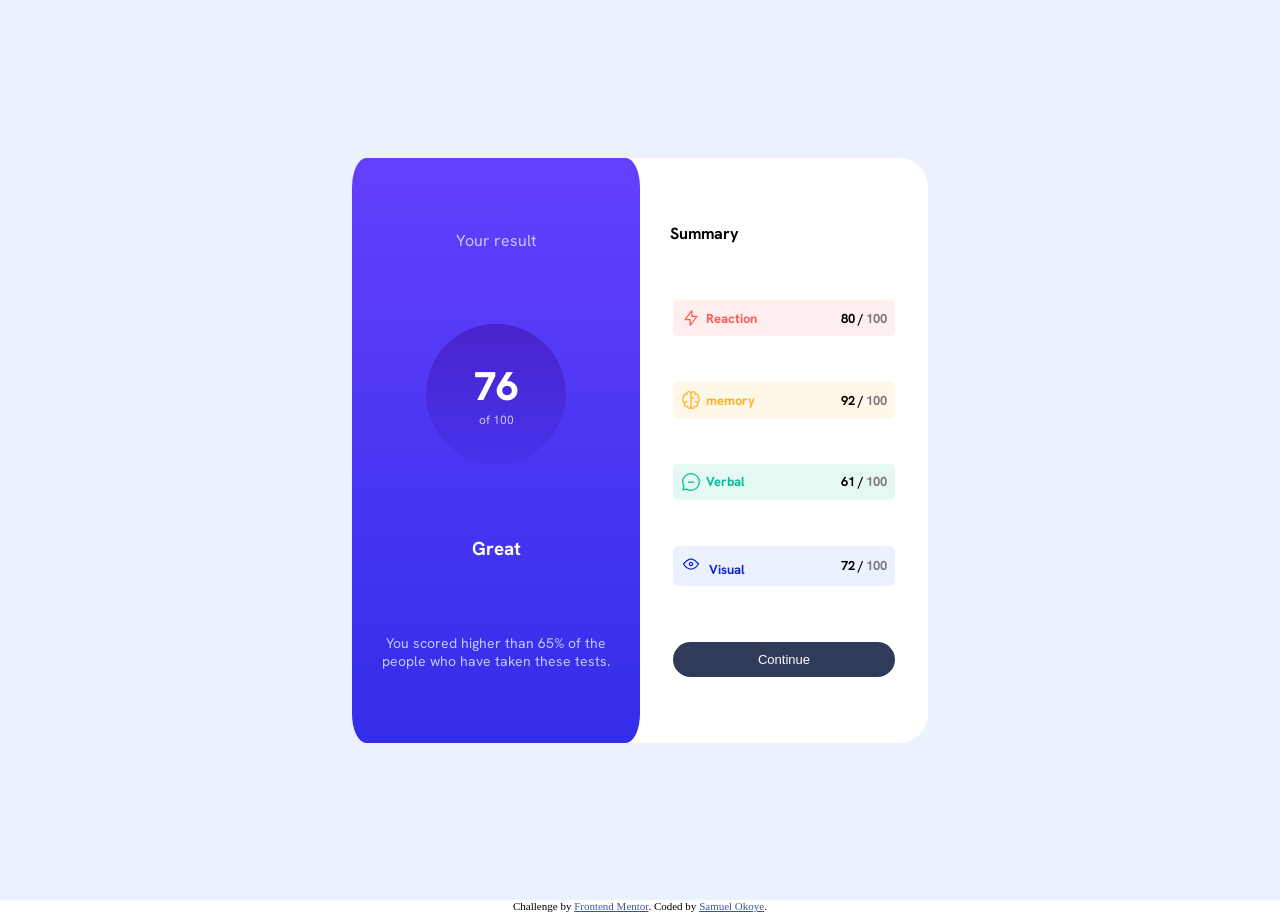
<file: index.html>
<!DOCTYPE html>
<html lang="en">

<head>
  <meta charset="UTF-8">
  <meta name="viewport" content="width=device-width, initial-scale=1.0">

  <link rel="icon" type="image/png" sizes="32x32" href="./assets/images/favicon-32x32.png">
  <title>Frontend Mentor | Results summary component</title>
  <!-- font from goodle font -->
  <link rel="preconnect" href="https://fonts.googleapis.com">
  <link rel="preconnect" href="https://fonts.gstatic.com" crossorigin>
  <link href="https://fonts.googleapis.com/css2?family=Hanken+Grotesk:wght@500;700;800&display=swap" rel="stylesheet">
  <!-- external css link -->
  <link rel="stylesheet" href="./style.css">
</head>

<body>
  <section class="section-center">
    <div class="container">
      <div class="result-container">
        <p id="para-text">Your result</p>
        <div id="circle">
          <h1 id="score">76</h1>
          <P id="overall-value">of 100</P>
        </div>
        <h3 class="remark">Great</h3>
        <p class="remark-details">You scored higher than 65% of the people who have taken these tests.</p>
      </div>
      <div class="summery-container">
        <p id="summery">Summary</p>

        <div class="percentage reaction"><div class="icon-title"><img src="./assets/images/icon-reaction.svg" alt="reaction icon" srcset="">
          <span id="reaction">Reaction</span></div>
          <span id="num-per">80 / <span class="hund">100</span></span>
        </div>
        <div class="percentage memory">
          <div class="icon-title"><img src="./assets/images/icon-memory.svg" alt="memory icon">
          <span id="memory">memory</span></div>
          <span id="num-perc-sec">92 / <span class="hund">100</span></span>
        </div>
        <div class="percentage verbal"><div class="icon-title"><img src="./assets/images/icon-verbal.svg" alt="verbal icon">
          <span id="verbal">Verbal</span></div>
          <span class="num-percentage">61 / <span class="hund">100</span></span>
        </div>
        <div class="percentage visual"><div class="
          "><img src="./assets/images/icon-visual.svg" alt="visual icon">
          <span id="visual">Visual</span></div>
          <span class="num-percentage">72 / <span class="hund">100</span></span>
        </div>
        <button type="submit" class="btn">Continue</button>
      </div>
    </div>
  </section>

  <!-- design attribute -->
  <div class="attribution">
    Challenge by <a href="https://www.frontendmentor.io?ref=challenge" target="_blank">Frontend Mentor</a>.
    Coded by <a href="#">Samuel Okoye</a>.
</body>
</div>

</html>
</file>
<file: style.css>
/* variables */
:root {
/* The designs were created to the following widths: */
--mobile: 375px;
--desktop: 1440px;
/* primary colors */
--Light-red: hsl(0, 100%, 67%);
--Orange-yellow: hsl(39, 100%, 56%);
--Green-teal: hsl(166, 100%, 37%);
--Cobalt-blue: hsl(234, 85%, 45%);

/* Gradients background */
--Light-slate-blue: hsl(252, 100%, 67%);
--Light-royal-blue: hsl(241, 81%, 54%);
/* Gradients circle */
--Violet-blue: hsla(256, 72%, 46%, 1);
--Persian-blue: hsla(241, 72%, 46%, 0);
 /* Neutral */
--White: hsl(0, 0%, 100%);
--Pale-blue: hsl(221, 100%, 96%);
--Light-lavender: hsl(241, 100%, 89%);
--Dark-gray-blue: hsl(224, 30%, 27%);

 /* Typography */
--font-family: 'Hanken Grotesk', sans-serif;
--Font-size-paragraphs: 18px
--font-weights-medium: 500;
--font-weights-bold: 700;
--font-weights-ExtraBold: 800; 
}

*,
::after,
::before {
    box-sizing: border-box;
    margin: 0;
    padding: 0;
}

.section-center{
    background-color: var(--Pale-blue);
    display: flex;
    justify-content: center;
    align-items: center;
    height: 100%;
    width: 100%;
    height: 100vh;
    font-family: var(--font-family);
}

.container{
    display: flex;
    align-items: center;
    justify-content: space-between;
    background-color: var(--White);
    width: 45%;
    height: 65%;
    border-radius: 5%;
}


.result-container{
    display: flex;
    flex-direction: column;
    justify-content: space-evenly;
    align-items: center;
    background: linear-gradient(180deg, #6340FC 0%, #332DE9 100%);
    color: var(--White);
    height: 100%;
    width: 50%;
    border-radius: 5%;
}
#para-text{
    color: var(--Light-lavender);
}
#score{
    font-weight: var(--font-weights-ExtraBold);
    font-size: 40px;
}

#overall-value{
    font-weight: var(--font-weights-medium);
    font-size: 12px;
    color: var(--Light-lavender);;
}

#circle{
    background: linear-gradient(180deg, #4A23CC 0%, #4533EB 100%);
    display: flex;
    flex-direction: column;
    justify-content: center;
    align-items: center;
    border-radius: 100px;
    width: 140px;
    height: 140px;
}

.remark-details{
    color: var(--Light-lavender);
    padding: 0 30px;
    text-align: center;
    font-size: 14px;
    font-weight: var(--font-weights-medium);
}

/* style for summery */
.summery-container{
    display: flex;
    flex-direction: column;
    justify-content: space-evenly;
    align-items: center;
    color: black;
    height: 100%;
    width: 50%;
    padding: 20px 5px;
    font-weight: var(--font-weights-bold);
}

#summery{
    align-self: flex-start;
    padding-left: 25px;
    margin-bottom: 10px;
}

.percentage{
    display: flex;
    justify-content: space-between;
    align-items: center;
    width: 80%;
    padding: 8px;
    border-radius: 5px;
    font-size: 13px;
}

.icon-title{
    display: flex;
    align-items: center;
}

.hund{
    color: rgb(122, 122, 122);
}

.reaction{
    background-color: hsla(0, 100%, 67%, 10%);
}

.memory{
    background-color: hsla(39, 100%, 56%, 10%);
}
.verbal{
    background-color: hsla(166, 100%, 37%, 10%);
}
.visual{
    background-color: var(--Pale-blue);
}


#reaction{
    color: var(--Light-red);
    margin-left: 5px;
}
#memory{
    color: var(--Orange-yellow);
    margin-left: 5px;
}
#verbal{
    color: var(--Green-teal);
    margin-left: 5px;
}
#visual{
    color: var(--Cobalt-blue);
    margin-left: 5px;
}

.btn{
    background-color: var(--Dark-gray-blue);
    width: 80%;
    padding: 10px;
    margin-top: 10px;
    border-radius: 20px;
    font-size: 13px;
    border-style: initial;
    color: var(--White);
}

.btn:hover{
    background: linear-gradient(180deg, #6340FC 0%, #332DE9 100%);
}

@media(max-width: 1000px) {
    .container{
        display: flex;
        align-items: center;
        justify-content: space-between;
        background-color: var(--White);
        width: 60%;
        height: 55%;
        border-radius: 5%;
    }
}

@media(max-width: 650px) {
    .container{
        display: flex;
        align-items: center;
        justify-content: space-between;
        background-color: var(--White);
        width: 75%;
        height: 55%;
        border-radius: 5%;
    }
}


/* MOBILE STYLE */
@media(max-width: 500px) {
    .container{
        display: flex;
        flex-direction: column;
        align-items: center;
        justify-content: space-between;
        width: 100%;
        height: 100%;
        border-radius: 0;
    }

    
    .result-container{
    color: var(--White);
    width: 100%;
    border-radius: 0 0 5% 5%;
    padding: 10px;
    }

    #para-text{
        font-size: 22px; 
        padding: 20px;
    }

    #score{
    font-size: 80px;
    }

    #overall-value{
    font-size: 20px;
    }

    #circle{
    border-radius: 100px;
    width: 190px;
    height: 190px;
    }

    .remark{
        font-size: 35px;
        padding-top: 20px;
    }

    .remark-details{
    padding: 20px;
    font-size: 18px;
    }


/* style for summery */
    .summery-container{
    width: 100%;
    font-weight: var(--font-weights-bold);
    }

    #summery{
    font-size: 30px;
    padding-left: 20px;
    margin-bottom: 10px;
    }

    .percentage{
    display: flex;
    width: 90%;
    padding: 20px;
    border-radius: 10px;
    font-size: 20px;
    margin: 10px 0;
    }

    img{
    width: 35px;
    }


.btn{
    width: 90%;
    padding: 25px;
    margin-top: 10px;
    border-radius: 20px;
    font-size: 20px;
    border-style: initial;
    color: var(--White);
}

.btn:hover{
    background: linear-gradient(180deg, #6340FC 0%, #332DE9 100%);
}

.attribution{
    display: none;
}
}



/* attribution design */
.attribution { font-size: 11px; text-align: center; }
    .attribution a { color: hsl(228, 45%, 44%); }
</file>
